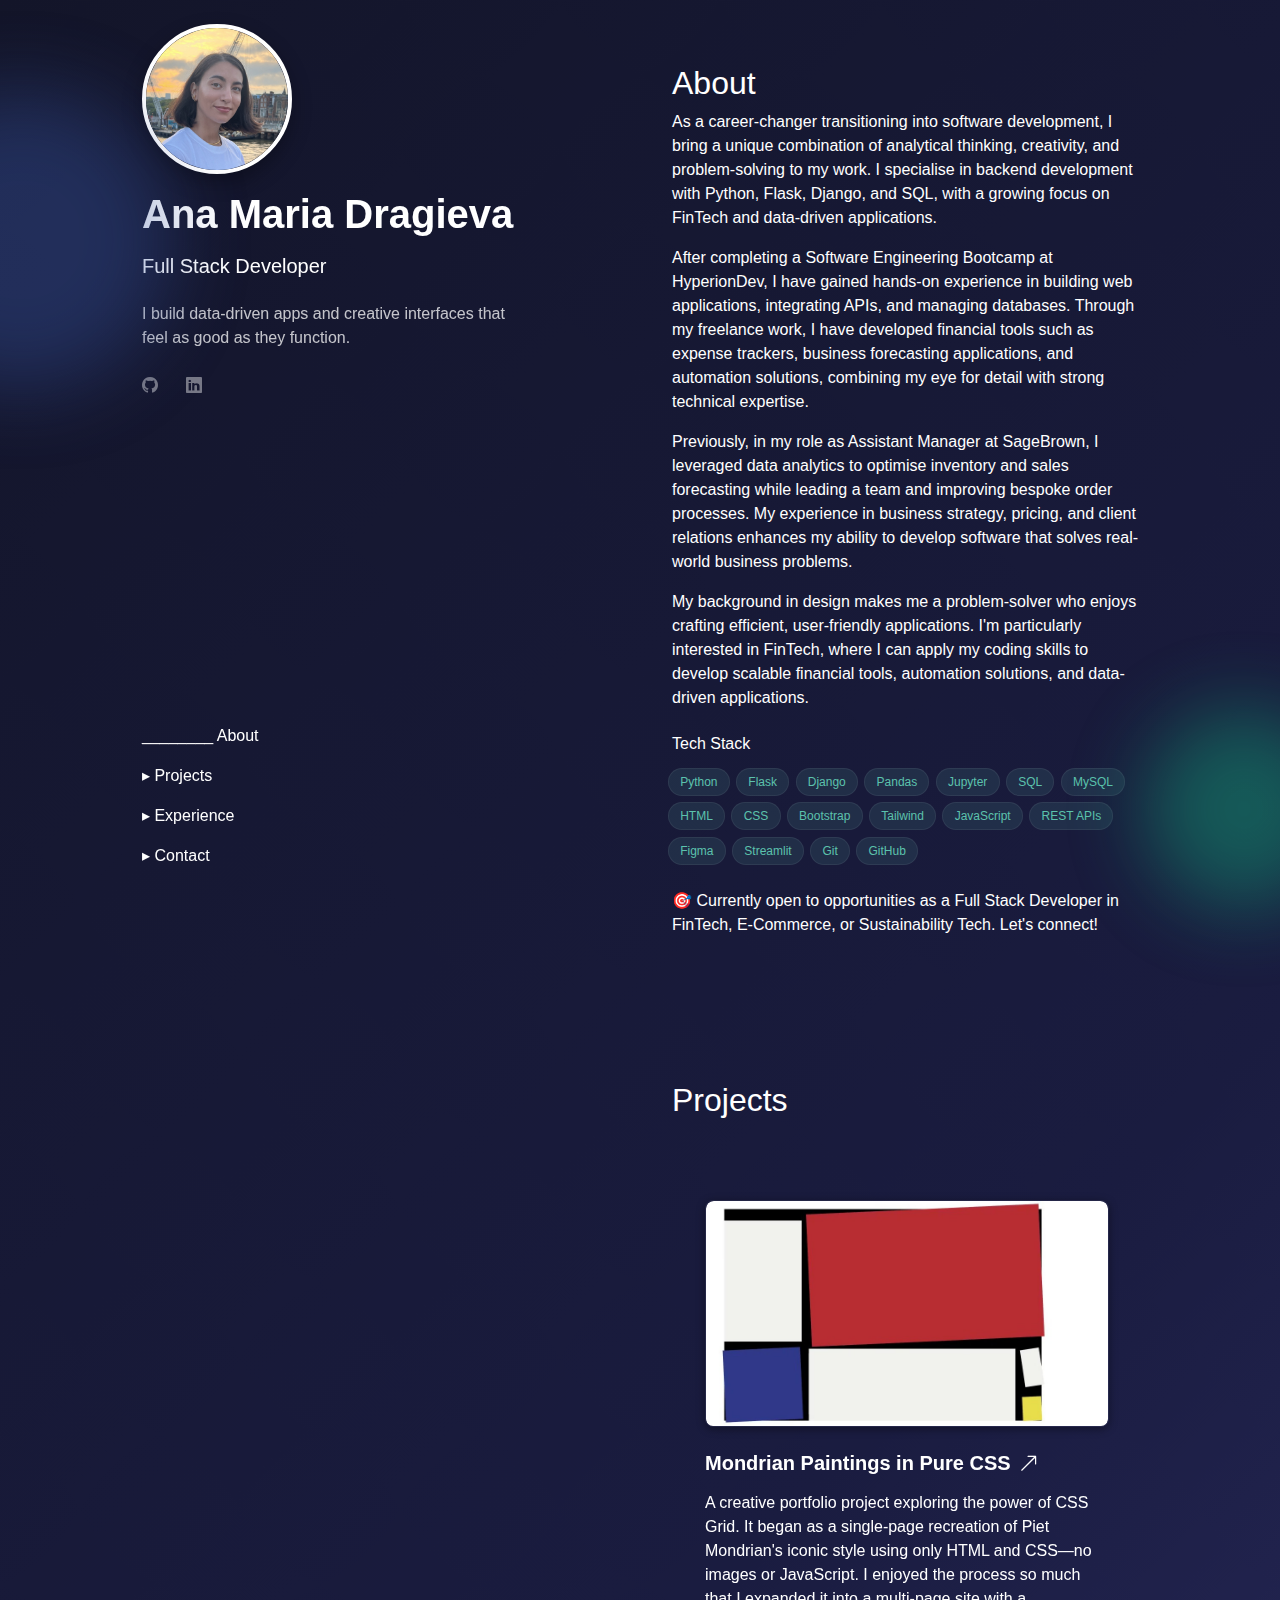
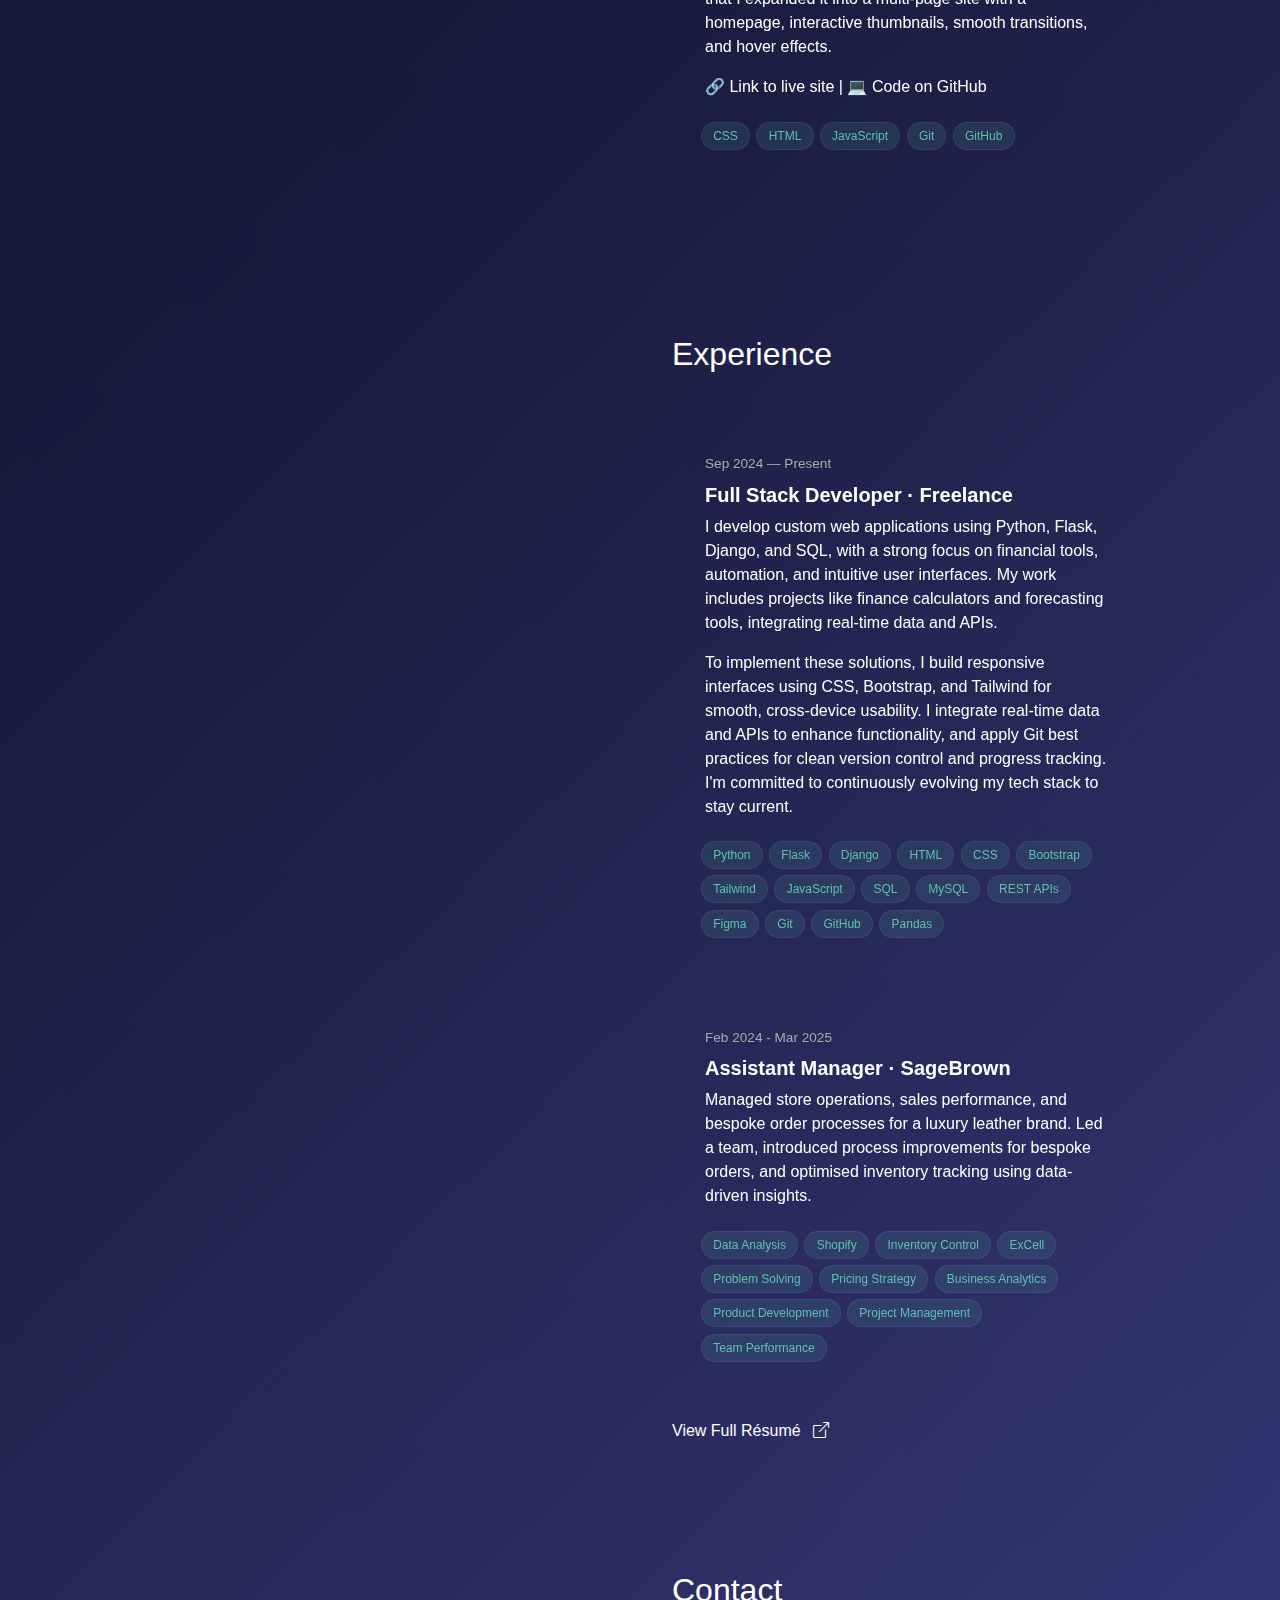
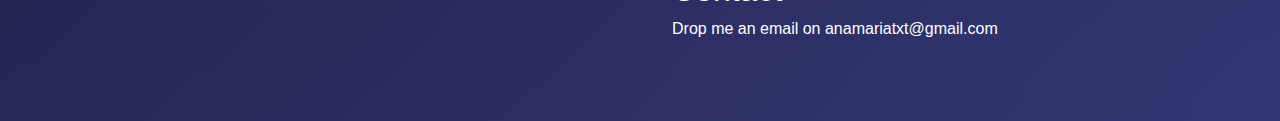
<file: new-site/index.html>
<!DOCTYPE html>
<html lang="en">
<head>
    <meta charset="UTF-8">
    <title>Ana Maria Dragieva</title>
    <link href="https://cdn.jsdelivr.net/npm/bootstrap@5.3.2/dist/css/bootstrap.min.css" rel="stylesheet">
    <link href="./style.css" rel="stylesheet">
    <link href="https://cdn.jsdelivr.net/npm/bootstrap-icons@1.10.5/font/bootstrap-icons.css" rel="stylesheet">
    <link rel="icon" type="image/png" href="./images/favicon.png"/>
</head>

<body>

<div class="container px-lg-5">
    <div class="row flex-lg-row flex-column">

        <!-- Left sticky panel -->
        <div class="col-12 col-lg-6 left-panel d-flex flex-column justify-content-between">
            <div class="hero-container p-4">
                <img src="./images/IMG_7858a.JPG" class="profile-img mb-3" alt="profile photo">
                <h1 class="hero-title fw-bold mb-3">Ana Maria Dragieva</h1>
                <h5 class="hero-tagline mb-4">Full Stack Developer</h5>
                <p class="hero-text opacity-75 mb-4">I build data-driven apps and creative interfaces that feel as good as they function.</p>
                
                <a href="https://github.com/anamariadragieva" target="_blank" class="socials-link me-3">
                    <i class="bi bi-github opacity-75 me-2"></i>
                </a>
                
                <a href="https://www.linkedin.com/in/anamariadragieva/" target="_blank" class="socials-link me-5">
                    <i class="bi bi-linkedin opacity-75 me-2"></i>
                </a>
                
            </div>

            <div class="p-4">


            </div>

            <nav class="nav flex-column sticky-nav mt-5 p-4">
                <a class="nav-link" href="#about">________ About</a>
                <a class="nav-link" href="#projects">▸ Projects</a>
                <a class="nav-link" href="#experience">▸ Experience</a>
                <a class="nav-link" href="#contact">▸ Contact</a>
            </nav>

        </div>

        <!-- Right scrollable content -->
        <div class="col-12 col-lg-6 p-0">
            
            <!-- ABOUT SECTION -->
            <section id="about">
                <h2>About</h2>
                <p>
                    As a career-changer transitioning into software development, I bring a unique 
                    combination of analytical thinking, creativity, and problem-solving to my work. 
                    I specialise in backend development with Python, Flask, Django, and SQL, with a 
                    growing focus on FinTech and data-driven applications.
                </p>
                <p>
                    After completing a Software Engineering Bootcamp at HyperionDev, I have gained 
                    hands-on experience in building web applications, integrating APIs, and managing 
                    databases. Through my freelance work, I have developed financial tools such as 
                    expense trackers, business forecasting applications, and automation solutions, 
                    combining my eye for detail with strong technical expertise.
                </p>
                <p>
                    Previously, in my role as Assistant Manager at SageBrown, I leveraged data 
                    analytics to optimise inventory and sales forecasting while leading a team and 
                    improving bespoke order processes. My experience in business strategy, pricing, 
                    and client relations enhances my ability to develop software that solves real-world 
                    business problems.
                </p>
                <p>
                    My background in design makes me a problem-solver who enjoys crafting efficient, 
                    user-friendly applications. I'm particularly interested in FinTech, where I can 
                    apply my coding skills to develop scalable financial tools, automation solutions, 
                    and data-driven applications.
                </p>
                <h6 class="mt-4">Tech Stack</h6>
                <div class="skills row row-cols-auto g-2 mt-2 mb-4">
                    <span class="badge-skill">Python</span>
                    <span class="badge-skill">Flask</span>
                    <span class="badge-skill">Django</span>
                    <span class="badge-skill">Pandas</span>
                    <span class="badge-skill">Jupyter</span>
                    <span class="badge-skill">SQL</span>
                    <span class="badge-skill">MySQL</span>

                    <span class="badge-skill">HTML</span>
                    <span class="badge-skill">CSS</span>
                    <span class="badge-skill">Bootstrap</span>
                    <span class="badge-skill">Tailwind</span>
                    <span class="badge-skill">JavaScript</span>

                    <span class="badge-skill">REST APIs</span>
                    <span class="badge-skill">Figma</span>
                    <span class="badge-skill">Streamlit</span>
                    <span class="badge-skill">Git</span>
                    <span class="badge-skill">GitHub</span>
                </div>
                <p>
                    🎯 Currently open to opportunities as a Full Stack Developer in FinTech, 
                    E-Commerce, or Sustainability Tech. Let's connect!
                </p>
            </section>


            <!-- PROJECTS SECTION -->
            
            <section id="projects">
                <h2 class="mb-5">Projects</h2>
            
                <div class="glass-card project-wrapper mb-4">
                    <div class="project-media position-relative overflow-hidden rounded-3 mb-4">
                        <img src="./images/newscrn.jpg" alt="Mondrian Project Screenshot" class="img-fluid rounded-3 mb-3 project-img">
                        <video class="project-video w-100 h-100 position-absolute top-0 start-0 rounded-3" autoplay loop muted playsinline>
                            <source src="./video/Recording 2025-04-08 165135.mp4" type="video/mp4">
                            Your browser does not support the video tag.
                        </video>
                    </div>
                    <h5>
                        <a href="https://anamariadragieva.github.io/Mondrian-Paintings-in-CSS/" target="_blank" class="project-link fw-semibold text-decoration-none">
                            Mondrian Paintings in Pure CSS<i class="icon bi bi-arrow-up-right ms-2"></i>
                        </a>
                    </h5>
                    <p class="description mt-3 fw-light">
                        A creative portfolio project exploring the power of CSS Grid. It began as a single-page 
                        recreation of Piet Mondrian's iconic style using only HTML and CSS—no images or 
                        JavaScript. I enjoyed the process so much that I expanded it into a multi-page site 
                        with a homepage, interactive thumbnails, smooth transitions, and hover effects.
                    </p>
                    <p class="description mt-2">
                        🔗 Link to live site | 💻 Code on GitHub
                    </p>
                    
                    <div class="skills row row-cols-auto g-2 mt-2">
                        <span class="badge-skill">CSS</span>
                        <span class="badge-skill">HTML</span>
                        <span class="badge-skill">JavaScript</span>
                        <span class="badge-skill">Git</span>
                        <span class="badge-skill">GitHub</span>

                    </div>
                </div>
            
            </section>


              


            <!-- EXPERIENCE SECTION -->
            <section id="experience">
                <h2 class="mb-5">Experience</h2>
            
                <div class="glass-card mb-4">
                    <span class="date-range">Sep 2024 — Present</span>
                    <h5 class="headline fw-semibold">Full Stack Developer · Freelance</h5>
                    <p class="description mt-2 fw-light">
                        I develop custom web applications using Python, Flask, Django, and SQL,
                        with a strong focus on financial tools, automation, and intuitive 
                        user interfaces. My work includes projects like finance calculators 
                        and forecasting tools, integrating real-time data and APIs.
                    </p>
                    <p class="description mt-2">
                        To implement these solutions, I build responsive interfaces using CSS, 
                        Bootstrap, and Tailwind for smooth, cross-device usability. I 
                        integrate real-time data and APIs to enhance functionality, and apply 
                        Git best practices for clean version control and progress tracking. 
                        I'm committed to continuously evolving my tech stack to stay current.
                    </p>
                    
                    <div class="skills row row-cols-auto g-2 mt-2">
                        <span class="badge-skill">Python</span>
                        <span class="badge-skill">Flask</span>
                        <span class="badge-skill">Django</span>
                        <span class="badge-skill">HTML</span>
                        <span class="badge-skill">CSS</span>
                        <span class="badge-skill">Bootstrap</span>
                        <span class="badge-skill">Tailwind</span>
                        <span class="badge-skill">JavaScript</span>
                        <span class="badge-skill">SQL</span>
                        <span class="badge-skill">MySQL</span>
                        <span class="badge-skill">REST APIs</span>
                        <span class="badge-skill">Figma</span>
                        <span class="badge-skill">Git</span>
                        <span class="badge-skill">GitHub</span>
                        <span class="badge-skill">Pandas</span>
                    </div>
                </div>

                <div class="glass-card mb-4">
                    <span class="date-range">Feb 2024 - Mar 2025</span>
                    <h5 class="headline fw-semibold">Assistant Manager · SageBrown</h5>
                    <p class="description mt-2 fw-light">
                        Managed store operations, sales performance, and bespoke order 
                        processes for a luxury leather brand. Led a team, introduced process 
                        improvements for bespoke orders, and optimised inventory tracking 
                        using data-driven insights.
                    </p>
                    
                    <div class="skills row row-cols-auto g-2 mt-2">

                        <span class="badge-skill">Data Analysis</span>
                        <span class="badge-skill">Shopify</span>
                        <span class="badge-skill">Inventory Control</span>
                        <span class="badge-skill">ExCell</span>
                        <span class="badge-skill">Problem Solving</span>
                        <span class="badge-skill">Pricing Strategy</span>
                        <span class="badge-skill">Business Analytics</span>
                        <span class="badge-skill">Product Development</span>
                        <span class="badge-skill">Project Management</span>
                        <span class="badge-skill">Team Performance</span>
                    </div>
                </div>
                

                <div class="resume-link-wrapper mt-3">
                    <a href="../new-site/PDF/Ana Maria Dragieva CV.pdf" target="_blank" class="resume-link">
                        View Full Résumé
                        <i class="icon bi bi-box-arrow-up-right ms-2"></i>
                    </a>
                </div>

                  
            </section>

            <section id="contact">
                <h2>Contact</h2>
                <p>Drop me an email on anamariatxt@gmail.com</p>
            </section>

        </div>

        <!-- Decorative Blobs -->
		<div class="blob blob1"></div>
		<div class="blob blob2"></div>

    </div>
</div>

</body>
</html>
</file>
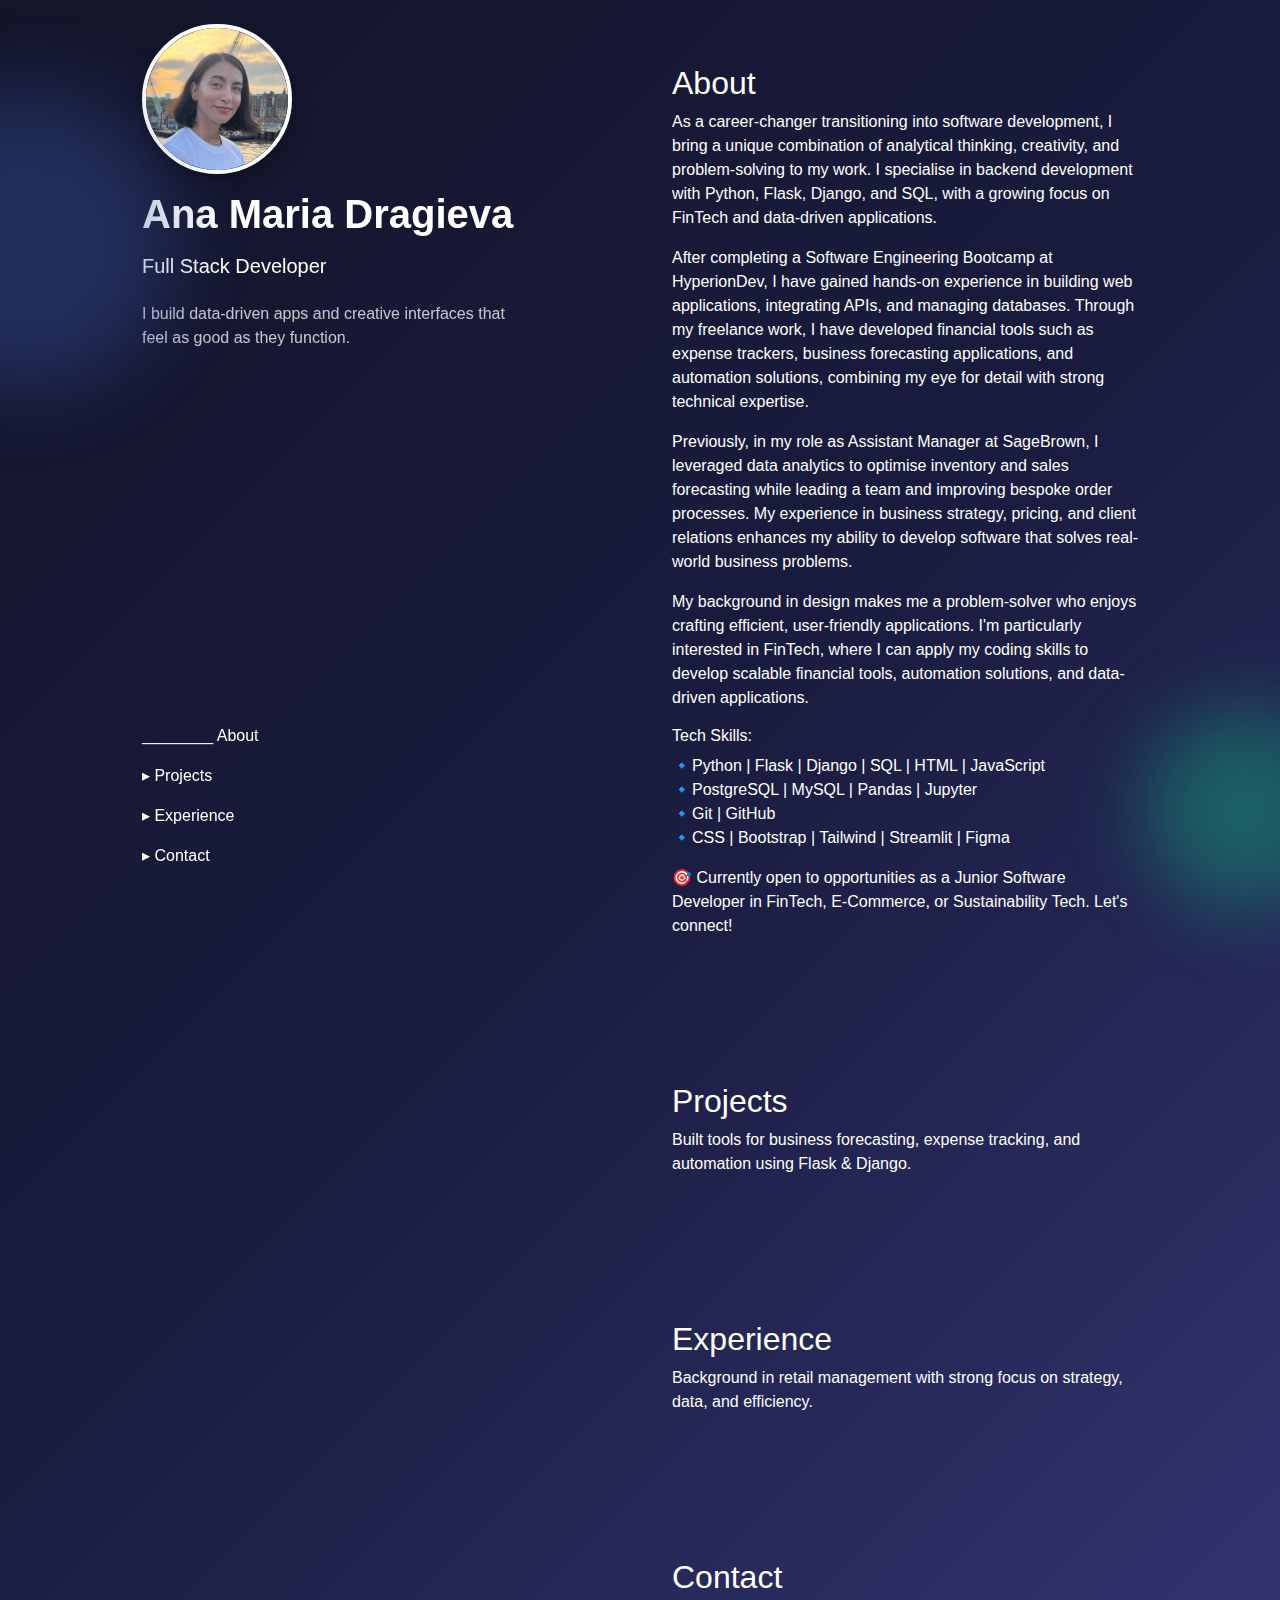
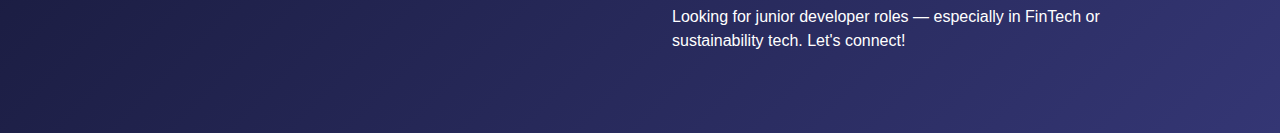
<file: index2.html>
<!DOCTYPE html>
<html lang="en">
<head>
    <meta charset="UTF-8">
    <title>Sticky Nav + Full Page Scroll</title>
    <link href="https://cdn.jsdelivr.net/npm/bootstrap@5.3.2/dist/css/bootstrap.min.css" rel="stylesheet">
    <link href="./style2.css" rel="stylesheet">
</head>

<body>

<div class="container px-lg-5">
    <div class="row flex-lg-row flex-column">

        <!-- Left sticky panel -->
        <div class="col-12 col-lg-6 left-panel d-flex flex-column justify-content-between">
            <div class="hero-container p-4">
                <img src="./images/IMG_7858a.JPG" class="profile-img mb-3" alt="profile photo">
                <h1 class="hero-title fw-bold mb-3">Ana Maria Dragieva</h1>
                <h5 class="hero-tagline mb-4">Full Stack Developer</h5>
                <p class="hero-text opacity-75">I build data-driven apps and creative interfaces that feel as good as they function.</p>
            </div>

            <nav class="nav flex-column sticky-nav mt-5 p-4">
                <a class="nav-link" href="#about">________ About</a>
                <a class="nav-link" href="#projects">▸ Projects</a>
                <a class="nav-link" href="#experience">▸ Experience</a>
                <a class="nav-link" href="#contact">▸ Contact</a>
            </nav>

        </div>

        <!-- Right scrollable content -->
        <div class="col-12 col-lg-6 p-0">
            
            <section id="about">
                <h2>About</h2>
                <p>
                    As a career-changer transitioning into software development, I bring a unique 
                    combination of analytical thinking, creativity, and problem-solving to my work. 
                    I specialise in backend development with Python, Flask, Django, and SQL, with a 
                    growing focus on FinTech and data-driven applications.
                </p>
                <p>
                    After completing a Software Engineering Bootcamp at HyperionDev, I have gained 
                    hands-on experience in building web applications, integrating APIs, and managing 
                    databases. Through my freelance work, I have developed financial tools such as 
                    expense trackers, business forecasting applications, and automation solutions, 
                    combining my eye for detail with strong technical expertise.
                </p>
                <p>
                    Previously, in my role as Assistant Manager at SageBrown, I leveraged data 
                    analytics to optimise inventory and sales forecasting while leading a team and 
                    improving bespoke order processes. My experience in business strategy, pricing, 
                    and client relations enhances my ability to develop software that solves real-world 
                    business problems.
                </p>
                <p>
                    My background in design makes me a problem-solver who enjoys crafting efficient, 
                    user-friendly applications. I'm particularly interested in FinTech, where I can 
                    apply my coding skills to develop scalable financial tools, automation solutions, 
                    and data-driven applications.
                </p>
                <h6>Tech Skills:</h6>
                <ul class="list-unstyled">
                    <li>🔹Python | Flask | Django | SQL | HTML | JavaScript</li>
                    <li>🔹PostgreSQL | MySQL | Pandas | Jupyter</li>
                    <li>🔹Git | GitHub</li>
                    <li>🔹CSS | Bootstrap | Tailwind | Streamlit | Figma</li>
                </ul>
                <p>
                    🎯 Currently open to opportunities as a Junior Software Developer in FinTech, 
                    E-Commerce, or Sustainability Tech. Let's connect!
                </p>
            </section>

            <section id="projects">
                <h2>Projects</h2>
                <p>Built tools for business forecasting, expense tracking, and automation using Flask & Django.</p>
            </section>

            <section id="experience">
                <h2>Experience</h2>
                <p>Background in retail management with strong focus on strategy, data, and efficiency.</p>
            </section>

            <section id="contact">
                <h2>Contact</h2>
                <p>Looking for junior developer roles — especially in FinTech or sustainability tech. Let's connect!</p>
            </section>

        </div>

        <!-- Decorative Blobs -->
		<div class="blob blob1"></div>
		<div class="blob blob2"></div>

    </div>
</div>

</body>
</html>
</file>
<file: new-site/style.css>
body {
  scroll-behavior: smooth;
  margin: 0;
  font-family: "Inter", sans-serif;
  color: #ffffff;
  background: linear-gradient(135deg, #131529, #1A1C40, #343674);
  animation: gradientShift 15s ease infinite;
  overflow-x: hidden;
}

/* --- ANIMATIONS --- */
@keyframes gradientShift {
  0% { background-position: 0% 50%; }
  50% { background-position: 100% 50%; }
  100% { background-position: 0% 50%; }
} 

@keyframes float {
  0% { transform: translateY(0px) scale(1); }
  50% { transform: translateY(-20px) scale(1.05); }
  100% { transform: translateY(0px) scale(1); }
}

/* --- BLOB STYLING --- */
.blob {
  position: absolute;
  border-radius: 50%;
  opacity: 0.4;
  z-index: 1;
  filter: blur(40px);
  animation: float 10s ease-in-out infinite;
}

.blob1 {
  width: 300px;
  height: 300px;
  background: #3754a1;
  top: 10%;
  left: -10%;
}

.blob2 {
  width: 200px;
  height: 200px;
  background: #10b981;
  bottom: -1%;
  right: -5%;
}

section {
min-height: auto;
padding: 4rem 2rem;
}

/* --- PROFILE IMAGE --- */
.profile-img {
    width: 150px;
    height: 150px;
    object-fit: cover;
    border-radius: 50%;
    border: 4px solid #fff;
    box-shadow: 0 8px 20px rgba(0, 0, 0, 0.3);
    transition: transform 0.3s ease;
}


.hero-text {
    max-width: 370px;
   
}

.hero-container {
    min-width: 600px;
}

.left-panel {
  color: white;
  position: sticky;
  top: 0;
  height: 100vh;
  min-width: 300px;
  align-self: start;
}

.socials-link {
  display: inline-block;
  color: #ffffff90;
  transition: transform 0.3s ease-in;
}

.socials-link:hover {
  transform: scale(1.15);
  color: #ffffff;
}

.nav-link {
  color: #ffffff;
  padding-left: 0;
}

.nav-link:hover {
  color: #96D9CC;
  text-decoration: none;
}

@media (max-width: 991.98px) {
  .left-panel {
    position: static;
    height: auto;
  }

  .sticky-nav {
    position: static;
    margin-top: 2rem;
  }
}

/* --- projects --- */
.glass-card .project-link {
  color: #fff;
}

.glass-card:hover .project-link {
  color: #5cc2ad;
  transition: 0.3s ease;
}

.project-wrapper:hover .icon {
  transform: translate(4px, -4px) scale(1.1);
  color: #80e4d0;
}

.project-media {
  aspect-ratio: 16 / 9;
  border: 1px solid rgba(255, 255, 255, 0.05);
  box-shadow: 0 2px 8px rgba(0, 0, 0, 0.4);
}

.project-video {
  opacity: 0;
  pointer-events: none;
  transition: opacity 0.3s ease;
  object-fit: cover;
}

.project-wrapper:hover .project-video {
  opacity: 1;
}



/* glass-card.css */

.glass-card {
  background: transparent;
  border-radius: 1rem;
  padding: 2rem;
  color: white;
  border: 1px solid transparent;

  position: relative;
  overflow: hidden;
  z-index: 1;
  transition: 0.2s ease-in;
}

.glass-card:hover {
  background:
    radial-gradient(ellipse at top left, #8a8ea180, transparent 100%),
    radial-gradient(circle at bottom right, #2ebd9920, transparent 80%);
  border: 1px solid #FFFFFF10;
  box-shadow: 0 0 20px #ffffff20;
  transition: box-shadow 0.3s ease-in-out;
}

.glass-card h5 {
  color: #fff;
}

.glass-card:hover h5 {
  color: #5cc2ad;
  transition: 0.3s ease;
}

.date-range {
  font-size: 0.85rem;
  color: #aaaaaa;
  margin-bottom: 0.5rem;
  display: block;
}

.glass-card:hover .date-range {
  color: #d8d6d6;
}

.description {
  text-align: start;
}

.badge-skill {
  background-color: #5cc2ad20;
  color: #5cc2ad;
  border-radius: 50rem;
  padding: 0.25rem 0.7rem;
  font-size: 0.75rem;
  margin-right: 0.4rem;
  margin-top: 0.4rem;
  display: inline-block;
  border: 1px solid #FFFFFF10;
  transition: 0.3s ease;
}



.glass-card:hover .badge-skill {
  background-color: #5cc2ad80;
  color: #ffffff;
  border: 1px solid #5cc2ad50;
}

.badge-skill:hover {
  scale: 1.1;
  margin-right: 0.45rem;
  transition: 0.3s ease;
}


.resume-link {
  color: white;
  font-weight: 500;
  text-decoration: none;
  transition: color 0.3s ease;
}

.resume-link:hover {
  color: #5cc2ad;
}

.icon{
  display: inline-block;
  transition: transform 0.5s ease-in-out;
}

.resume-link-wrapper:hover .icon {
  transform: translate(4px, -4px) scale(1.1);
  color: #80e4d0;
}
</file>
<file: style2.css>
body {
  scroll-behavior: smooth;
  margin: 0;
  font-family: "Inter", sans-serif;
  color: #ffffff;
  background: linear-gradient(135deg, #131529, #1A1C40, #343674);
  animation: gradientShift 15s ease infinite;
  overflow-x: hidden;
}

/* --- ANIMATIONS --- */
@keyframes gradientShift {
  0% { background-position: 0% 50%; }
  50% { background-position: 100% 50%; }
  100% { background-position: 0% 50%; }
} 

@keyframes float {
  0% { transform: translateY(0px) scale(1); }
  50% { transform: translateY(-20px) scale(1.05); }
  100% { transform: translateY(0px) scale(1); }
}

/* --- BLOB STYLING --- */
.blob {
  position: absolute;
  border-radius: 50%;
  opacity: 0.4;
  z-index: 1;
  filter: blur(40px);
  animation: float 10s ease-in-out infinite;
}

.blob1 {
  width: 300px;
  height: 300px;
  background: #3754a1;
  top: 10%;
  left: -10%;
}

.blob2 {
  width: 200px;
  height: 200px;
  background: #10b981;
  bottom: -1%;
  right: -5%;
}

section {
min-height: auto;
padding: 4rem 2rem;
}

/* --- PROFILE IMAGE --- */
.profile-img {
    width: 150px;
    height: 150px;
    object-fit: cover;
    border-radius: 50%;
    border: 4px solid #fff;
    box-shadow: 0 8px 20px rgba(0, 0, 0, 0.3);
    transition: transform 0.3s ease;
}


.hero-text {
    max-width: 370px;
   
}

.hero-container {
    min-width: 600px;
}

.left-panel {
  color: white;
  position: sticky;
  top: 0;
  height: 100vh;
  min-width: 300px;
  align-self: start;
}

.socials-link {
  display: inline-block;
  color: #ffffff90;
  transition: transform 0.3s ease-in;
}

.socials-link:hover {
  transform: scale(1.15);
  color: #ffffff;
}

.nav-link {
  color: #ffffff;
  padding-left: 0;
}

.nav-link:hover {
  color: #96D9CC;
  text-decoration: none;
}

@media (max-width: 991.98px) {
  .left-panel {
    position: static;
    height: auto;
  }

  .sticky-nav {
    position: static;
    margin-top: 2rem;
  }
}

/* --- projects --- */
.glass-card .project-link {
  color: #fff;
}

.glass-card:hover .project-link {
  color: #5cc2ad;
  transition: 0.3s ease;
}

.project-wrapper:hover .icon {
  transform: translate(4px, -4px) scale(1.1);
  color: #80e4d0;
}

.project-media {
  aspect-ratio: 16 / 9;
  border: 1px solid rgba(255, 255, 255, 0.05);
  box-shadow: 0 2px 8px rgba(0, 0, 0, 0.4);
}

.project-video {
  opacity: 0;
  pointer-events: none;
  transition: opacity 0.3s ease;
  object-fit: cover;
}

.project-wrapper:hover .project-video {
  opacity: 1;
}



/* glass-card.css */

.glass-card {
  background: transparent;
  border-radius: 1rem;
  padding: 2rem;
  color: white;
  border: 1px solid transparent;

  position: relative;
  overflow: hidden;
  z-index: 1;
  transition: 0.2s ease-in;
}

.glass-card:hover {
  background:
    radial-gradient(ellipse at top left, #8a8ea180, transparent 100%),
    radial-gradient(circle at bottom right, #2ebd9920, transparent 80%);
  border: 1px solid #FFFFFF10;
  box-shadow: 0 0 20px #ffffff20;
  transition: box-shadow 0.3s ease-in-out;
}

.glass-card h5 {
  color: #fff;
}

.glass-card:hover h5 {
  color: #5cc2ad;
  transition: 0.3s ease;
}

.date-range {
  font-size: 0.85rem;
  color: #aaaaaa;
  margin-bottom: 0.5rem;
  display: block;
}

.glass-card:hover .date-range {
  color: #d8d6d6;
}

.description {
  text-align: start;
}

.badge-skill {
  background-color: #5cc2ad20;
  color: #5cc2ad;
  border-radius: 50rem;
  padding: 0.25rem 0.7rem;
  font-size: 0.75rem;
  margin-right: 0.4rem;
  margin-top: 0.4rem;
  display: inline-block;
  border: 1px solid #FFFFFF10;
  transition: 0.3s ease;
}



.glass-card:hover .badge-skill {
  background-color: #5cc2ad80;
  color: #ffffff;
  border: 1px solid #5cc2ad50;
}

.badge-skill:hover {
  scale: 1.1;
  margin-right: 0.45rem;
  transition: 0.3s ease;
}


.resume-link {
  color: white;
  font-weight: 500;
  text-decoration: none;
  transition: color 0.3s ease;
}

.resume-link:hover {
  color: #5cc2ad;
}

.icon{
  display: inline-block;
  transition: transform 0.5s ease-in-out;
}

.resume-link-wrapper:hover .icon {
  transform: translate(4px, -4px) scale(1.1);
  color: #80e4d0;
}
</file>
